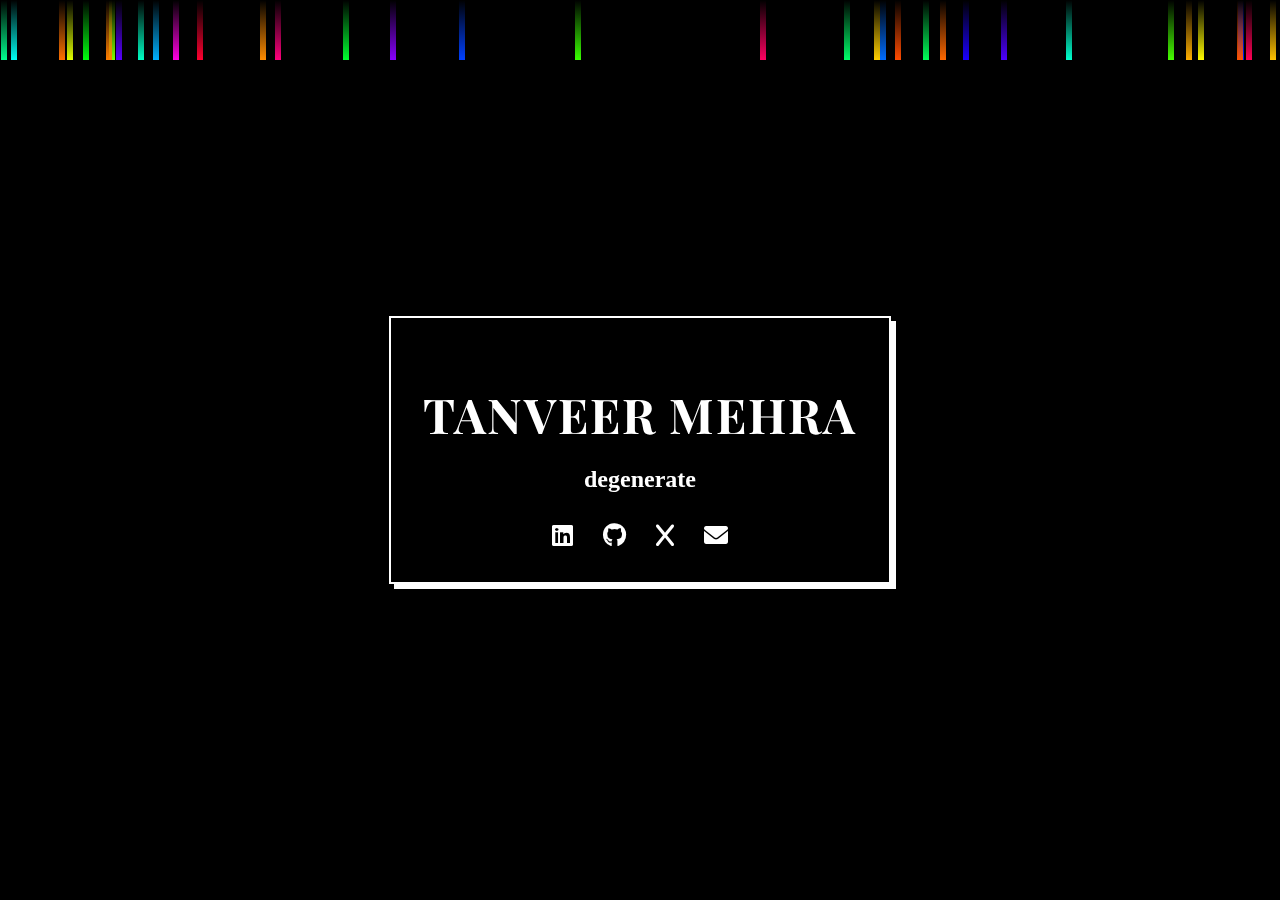
<file: index.html>
<!DOCTYPE html>
<html lang="en">
<head>
    <meta charset="UTF-8">
    <meta name="viewport" content="width=device-width, initial-scale=1.0">
    <title>Tanveer Mehra</title>
    <!-- Add Font Awesome for icons -->
    <link rel="stylesheet" href="https://cdnjs.cloudflare.com/ajax/libs/font-awesome/6.0.0/css/all.min.css">
    <!-- Add Google Fonts -->
    <link href="https://fonts.googleapis.com/css2?family=Playfair+Display:wght@700&family=Old+Standard+TT&display=swap" rel="stylesheet">
    <style>
        body {
            font-family: 'Old Standard TT', serif;
            display: flex;
            flex-direction: column;
            align-items: center;
            justify-content: center;
            height: 100vh;
            margin: 0;
            background-color: black;
            color: white;
            overflow: hidden;
            position: relative;
        }

        .rain {
            position: fixed;
            width: 100%;
            height: 100%;
            top: 0;
            left: 0;
            pointer-events: none;
            z-index: -1;
        }

        .drop {
            position: absolute;
            width: 6px;
            height: 60px;
            background: linear-gradient(to bottom, transparent, currentColor);
            animation: fall linear infinite;
        }

        @keyframes fall {
            0% {
                transform: translateY(-120vh);
                filter: hue-rotate(0deg);
            }
            100% {
                transform: translateY(100vh);
                filter: hue-rotate(360deg);
            }
        }

        .splash {
            position: absolute;
            pointer-events: none;
            border-radius: 50%;
            animation: splash 0.5s linear forwards;
        }

        @keyframes splash {
            0% {
                width: 0;
                height: 0;
                opacity: 1;
                border: 2px solid #fff;
                filter: hue-rotate(0deg);
            }
            100% {
                width: 100px;
                height: 100px;
                opacity: 0;
                border: 0px solid #fff;
                filter: hue-rotate(360deg);
            }
        }

        .container {
            text-align: center;
            padding: 2rem;
            background-color: rgba(0, 0, 0, 0.7);
            border: 2px solid white;
            box-shadow: 5px 5px 0px white;
            z-index: 1;
        }

        h1 {
            font-family: 'Playfair Display', serif;
            font-size: 48px;
            margin-bottom: 10px;
            color: white;
            text-transform: uppercase;
            letter-spacing: 2px;
        }

        h2 {
            font-size: 24px;
            color: white;
            margin-bottom: 30px;
        }

        .social-links {
            margin-top: 20px;
            display: flex;
            justify-content: center;
            gap: 30px;  /* This creates equal spacing between all icons */
        }

        .social-links a {
            color: white;
            font-size: 24px;
            text-decoration: none;
            transition: transform 0.3s ease;
        }

        .social-links a:hover {
            transform: translateY(-3px);
            color: #cccccc;
        }

        .burst {
            position: absolute;
            pointer-events: none;
            border-radius: 50%;
            animation: burst 0.5s linear forwards;
        }

        @keyframes burst {
            0% {
                width: 0;
                height: 0;
                opacity: 1;
                border: 2px solid;
                transform: scale(0);
            }
            100% {
                width: 200px;
                height: 200px;
                opacity: 0;
                border: 0px solid;
                transform: scale(1.5);
            }
        }

        .popup-text {
            position: absolute;
            pointer-events: none;
            color: white;
            font-family: 'Old Standard TT', serif;
            animation: textPopup 2s ease-out forwards;
            opacity: 0;
            transform: translate(-50%, -50%);
        }

        @keyframes textPopup {
            0% {
                opacity: 0;
                font-size: 20px;
                transform: translate(-50%, -50%);
            }
            20% {
                opacity: 1;
            }
            80% {
                opacity: 1;
                font-size: 40px;
            }
            100% {
                opacity: 0;
                font-size: 50px;
                transform: translate(-50%, -100%);
            }
        }
    </style>
</head>
<body>
    <!-- Background rain element -->
    <div class="rain"></div> 

    <div class="container">
        <h1>Tanveer Mehra</h1>
        <h2>degenerate</h2>
        <div class="social-links">
            <a href="https://linkedin.com/in/mehratanveer/" target="_blank" title="LinkedIn">
                <i class="fab fa-linkedin"></i>
            </a>
            <a href="https://github.com/mehratanveer6" target="_blank" title="GitHub">
                <i class="fab fa-github"></i>
            </a>
            <a href="https://x.com/mehratanveer6" target="_blank" title="X (Twitter)">
                <i class="fab fa-x"></i>
            </a>
            <a href="mailto:tanmehra7@gmail.com" title="Email">
                <i class="fas fa-envelope"></i>
            </a>
        </div>
    </div>

    <script>
        const rain = document.querySelector('.rain');
        
        function createDrop() {
            const drop = document.createElement('div');
            drop.className = 'drop';
            drop.style.left = Math.random() * 100 + '%';
            drop.style.animationDuration = (Math.random() * 1 + 0.5) + 's';
            drop.style.color = `hsl(${Math.random() * 360}, 100%, 50%)`;
            rain.appendChild(drop);
            
            // Remove drop after animation
            setTimeout(() => {
                drop.remove();
            }, 2500);
        }

        // Create initial rain drops
        setInterval(createDrop, 20);

        // Updated click handler for text popup
        document.addEventListener('click', (e) => {
            const text = document.createElement('div');
            text.className = 'popup-text';
            text.textContent = 'degenerate';
            text.style.left = e.clientX + 'px';
            text.style.top = e.clientY + 'px';
            document.body.appendChild(text);
            
            // Remove text after animation
            setTimeout(() => {
                text.remove();
            }, 2000);
        });
    </script>
</body>
</html>
</file>
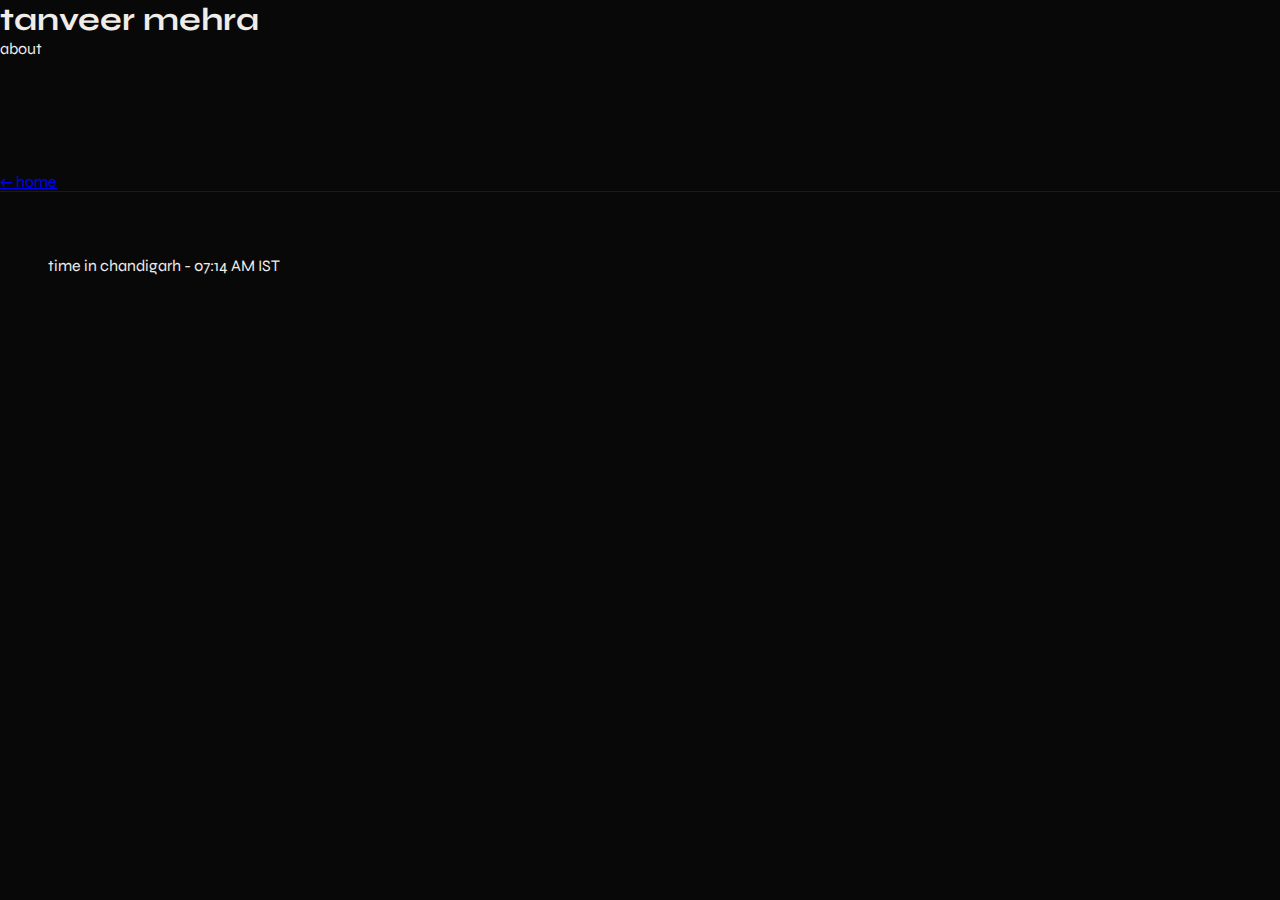
<file: about.html>
<!DOCTYPE html>
<html lang="en">
<head>
    <meta charset="UTF-8">
    <meta name="viewport" content="width=device-width, initial-scale=1.0">
    <title>about / tanveer mehra</title>
    <link rel="stylesheet" href="./style.css">
    <style>
        .content {
            opacity: 0;
            animation: fadeIn 0.8s ease forwards;
        }
        
        @keyframes fadeIn {
            to { opacity: 1; }
        }
        
        .content p {
            opacity: 0;
            transform: translateY(20px);
            animation: slideUp 0.6s ease forwards;
        }
        
        .content p:nth-child(1) { animation-delay: 0.2s; }
        .content p:nth-child(2) { animation-delay: 0.4s; }
        .content p:nth-child(3) { animation-delay: 0.6s; }
        .content p:nth-child(4) { animation-delay: 0.8s; }
        
        @keyframes slideUp {
            to {
                opacity: 1;
                transform: translateY(0);
            }
        }
        
        .highlight {
            position: relative;
            display: inline-block;
        }
        
        .highlight::after {
            content: '';
            position: absolute;
            bottom: 2px;
            left: 0;
            right: 0;
            height: 8px;
            background: linear-gradient(90deg, var(--accent), var(--accent-2));
            opacity: 0.3;
            z-index: -1;
            transform: scaleX(0);
            transform-origin: left;
            animation: highlightGrow 0.6s ease forwards;
        }
        
        @keyframes highlightGrow {
            to { transform: scaleX(1); }
        }
        
        .content p:nth-child(1) .highlight::after { animation-delay: 0.4s; }
        .content p:nth-child(2) .highlight::after { animation-delay: 0.6s; }
        .content p:nth-child(3) .highlight::after { animation-delay: 0.8s; }
    </style>
</head>
<body>
    <main>
        <header>
            <h1>tanveer mehra</h1>
            <p class="tagline">about</p>
        </header>

        <section class="content">
            <p>
                hey, i'm tanveer — a <span class="highlight">developer</span> who finds beauty in well-crafted code,
                a <span class="highlight">dreamer</span> who believes in building things that matter, and yes, 
                a self-proclaimed <span class="highlight">degenerate</span> when it comes to diving deep into problems 
                that fascinate me.
            </p>

            <p>
                i spend my days building digital experiences, my nights exploring what's possible 
                with technology, and every moment in between wondering what's next. this space is 
                my corner of the internet where i share thoughts, projects, and research.
            </p>

            <p>
                currently based in chandigarh, probably writing code, reading papers, 
                or thinking about the next thing to build.
            </p>

            <p>
                <em>welcome. stick around, explore, and maybe you'll find something that resonates.</em>
            </p>
        </section>

        <div class="back">
            <a href="./index.html">← home</a>
        </div>

        <footer>
            <p id="time"></p>
        </footer>
    </main>

    <script>
        function updateTime() {
            const now = new Date();
            const options = { 
                hour: '2-digit', 
                minute: '2-digit',
                hour12: true,
                timeZone: 'Asia/Kolkata'
            };
            const timeStr = now.toLocaleTimeString('en-US', options);
            document.getElementById('time').textContent = 'time in chandigarh - ' + timeStr + ' IST';
        }
        updateTime();
        setInterval(updateTime, 1000);
    </script>
</body>
</html>
</file>
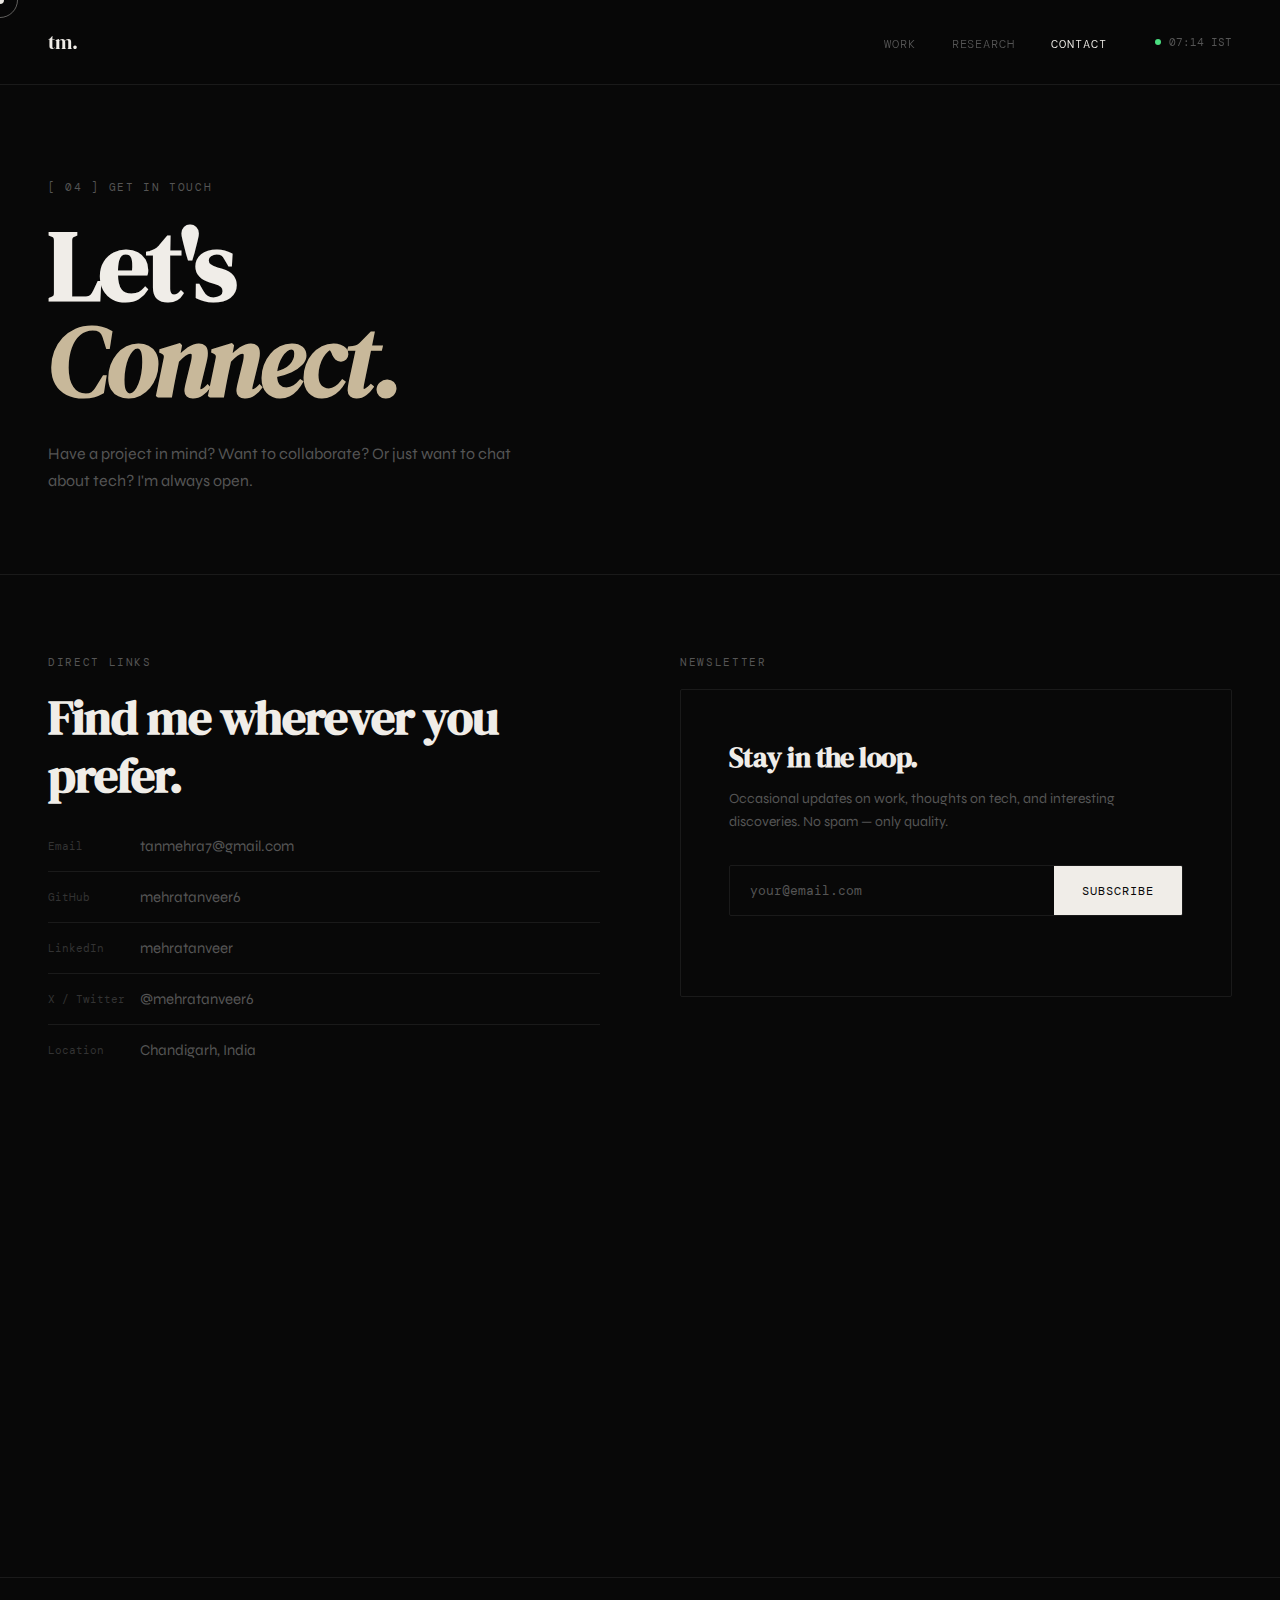
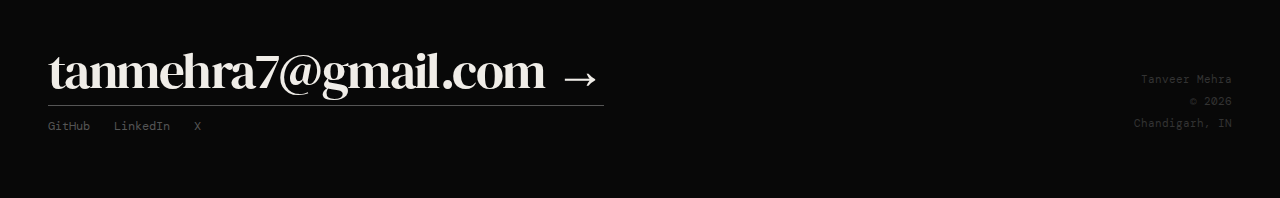
<file: contact.html>
<!DOCTYPE html>
<html lang="en">
<head>
    <meta charset="UTF-8">
    <meta name="viewport" content="width=device-width, initial-scale=1.0">
    <title>Contact — Tanveer Mehra</title>
    <link rel="stylesheet" href="./style.css">
</head>
<body>

<div class="cur" id="curDot"><div class="cur-dot"></div></div>
<div class="cur" id="curRing"><div class="cur-ring" id="ringEl"></div></div>
<div class="page-overlay" id="overlay"></div>

<nav>
    <a href="./index.html" class="logo">tm.</a>
    <div class="nav-right">
        <ul class="nav-links">
            <li><a href="./projects.html">Work</a></li>
            <li><a href="./research.html">Research</a></li>
            <li><a href="./contact.html" class="active">Contact</a></li>
        </ul>
        <div class="nav-status">
            <div class="status-dot"></div>
            <span id="localTime">—</span>
        </div>
    </div>
</nav>

<div class="page-hero">
    <p class="page-eyebrow">[ 04 ] Get In Touch</p>
    <h1 class="page-title">Let's<br><em>Connect.</em></h1>
    <p class="page-desc">Have a project in mind? Want to collaborate? Or just want to chat about tech? I'm always open.</p>
</div>

<section class="contact-section">
    <div class="contact-grid">
        <div class="reveal">
            <p class="contact-label">Direct Links</p>
            <h2 class="contact-big">Find me wherever you prefer.</h2>
            <div class="contact-links">
                <a href="mailto:tanmehra7@gmail.com">
                    <span>Email</span>
                    tanmehra7@gmail.com
                </a>
                <a href="https://github.com/mehratanveer6" target="_blank">
                    <span>GitHub</span>
                    mehratanveer6
                </a>
                <a href="https://linkedin.com/in/mehratanveer/" target="_blank">
                    <span>LinkedIn</span>
                    mehratanveer
                </a>
                <a href="https://x.com/mehratanveer6" target="_blank">
                    <span>X / Twitter</span>
                    @mehratanveer6
                </a>
                <a href="#" style="border-bottom: none; padding-bottom: 0;">
                    <span>Location</span>
                    Chandigarh, India
                </a>
            </div>
        </div>

        <div class="reveal">
            <p class="contact-label">Newsletter</p>
            <div class="newsletter-box">
                <h3>Stay in the loop.</h3>
                <p>Occasional updates on work, thoughts on tech, and interesting discoveries. No spam — only quality.</p>
                <form class="email-form" onsubmit="handleSub(event)">
                    <input type="email" id="emailInput" placeholder="your@email.com" required>
                    <button type="submit">Subscribe</button>
                </form>
                <p style="font-family:'DM Mono',monospace;font-size:11px;color:#333;margin-top:12px;" id="subMsg"></p>
            </div>
        </div>
    </div>

    <!-- Recent Writing -->
    <div class="reveal" style="margin-top: 80px;">
        <p class="contact-label" style="margin-bottom: 32px;">Recent Writing</p>
        <div class="cards-grid">
            <div class="card">
                <div class="card-number">January 15, 2026</div>
                <h3 class="card-title">On Building in Public</h3>
                <p class="card-description">Thoughts on vulnerability, authenticity, and why sharing your work matters more than you think.</p>
            </div>
            <div class="card">
                <div class="card-number">December 28, 2025</div>
                <h3 class="card-title">The Year in Review</h3>
                <p class="card-description">Reflections on growth, failures, and unexpected discoveries from 2025.</p>
            </div>
            <div class="card">
                <div class="card-number">November 10, 2025</div>
                <h3 class="card-title">Creativity in Constraints</h3>
                <p class="card-description">Why limitations often lead to the most innovative solutions.</p>
            </div>
        </div>
    </div>
</section>

<footer>
    <div>
        <p class="footer-big"><a href="mailto:tanmehra7@gmail.com">tanmehra7@gmail.com →</a></p>
        <div class="footer-links-row">
            <a href="https://github.com/mehratanveer6" target="_blank">GitHub</a>
            <a href="https://linkedin.com/in/mehratanveer/" target="_blank">LinkedIn</a>
            <a href="https://x.com/mehratanveer6" target="_blank">X</a>
        </div>
    </div>
    <div>
        <p class="footer-meta">Tanveer Mehra<br>© 2026<br>Chandigarh, IN</p>
    </div>
</footer>

<script>
(function() {
    const dot=document.getElementById('curDot'),ring=document.getElementById('curRing'),ringEl=document.getElementById('ringEl');
    let mx=0,my=0,dx=0,dy=0,rx=0,ry=0;
    document.addEventListener('mousemove',e=>{mx=e.clientX;my=e.clientY;});
    function tick(){dx+=(mx-dx)*0.35;dy+=(my-dy)*0.35;rx+=(mx-rx)*0.1;ry+=(my-ry)*0.1;dot.style.left=dx+'px';dot.style.top=dy+'px';ring.style.left=rx+'px';ring.style.top=ry+'px';requestAnimationFrame(tick);}
    tick();
    document.querySelectorAll('a,button').forEach(el=>{el.addEventListener('mouseenter',()=>ringEl.classList.add('hovered'));el.addEventListener('mouseleave',()=>ringEl.classList.remove('hovered'));});
})();

function updateTime(){const el=document.getElementById('localTime');if(el)el.textContent=new Date().toLocaleTimeString('en-US',{hour:'2-digit',minute:'2-digit',hour12:false,timeZone:'Asia/Kolkata'})+' IST';}
updateTime();setInterval(updateTime,10000);

function handleSub(e){e.preventDefault();const msg=document.getElementById('subMsg');const input=document.getElementById('emailInput');msg.textContent='✓ You\'re subscribed.';input.value='';setTimeout(()=>msg.textContent='',3000);}

const observer=new IntersectionObserver(entries=>{entries.forEach(e=>{if(e.isIntersecting){e.target.classList.add('visible');observer.unobserve(e.target);}});},{threshold:0.1,rootMargin:'0px 0px -40px 0px'});
document.querySelectorAll('.reveal').forEach(el=>observer.observe(el));

const overlay=document.getElementById('overlay');
document.querySelectorAll('a[href]').forEach(link=>{const href=link.getAttribute('href');if(!href||href.startsWith('#')||href.startsWith('mailto')||href.startsWith('http')||link.target==='_blank')return;link.addEventListener('click',e=>{e.preventDefault();overlay.style.transition='transform 0.5s cubic-bezier(0.76,0,0.24,1)';overlay.style.transformOrigin='bottom';overlay.style.transform='scaleY(1)';setTimeout(()=>{window.location.href=href;},500);});});
window.addEventListener('pageshow',()=>{overlay.style.transition='none';overlay.style.transform='scaleY(1)';overlay.style.transformOrigin='top';requestAnimationFrame(()=>{overlay.style.transition='transform 0.6s cubic-bezier(0.76,0,0.24,1)';overlay.style.transform='scaleY(0)';});});
</script>
</body>
</html>
</file>
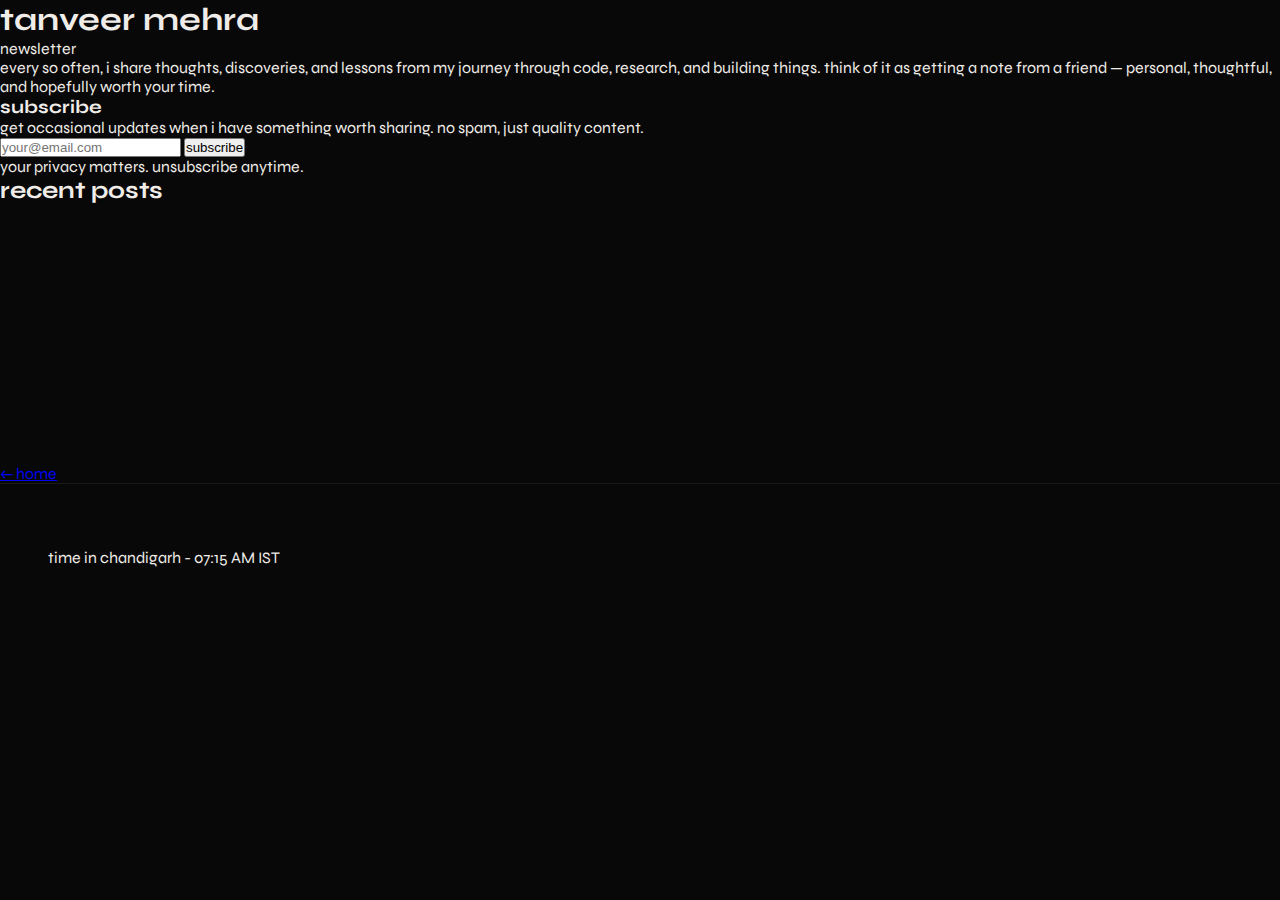
<file: newsletter.html>
<!DOCTYPE html>
<html lang="en">
<head>
    <meta charset="UTF-8">
    <meta name="viewport" content="width=device-width, initial-scale=1.0">
    <title>newsletter / tanveer mehra</title>
    <link rel="stylesheet" href="./style.css">
    <style>
        .newsletter-form {
            position: relative;
            overflow: hidden;
        }
        
        .newsletter-form::before {
            content: '';
            position: absolute;
            top: -2px;
            left: -100%;
            width: 100%;
            height: 2px;
            background: linear-gradient(90deg, transparent, var(--accent), var(--accent-2), transparent);
            animation: shimmer 3s linear infinite;
        }
        
        @keyframes shimmer {
            to { left: 100%; }
        }
        
        .form-group {
            position: relative;
        }
        
        .email-input {
            transition: all 0.3s ease;
        }
        
        .email-input:focus {
            transform: scale(1.02);
        }
        
        .subscribe-btn {
            position: relative;
            overflow: hidden;
        }
        
        .subscribe-btn::before {
            content: '';
            position: absolute;
            top: 50%;
            left: 50%;
            width: 0;
            height: 0;
            border-radius: 50%;
            background: rgba(255, 255, 255, 0.3);
            transform: translate(-50%, -50%);
            transition: width 0.6s ease, height 0.6s ease;
        }
        
        .subscribe-btn:hover::before {
            width: 300px;
            height: 300px;
        }
        
        .subscribe-btn span {
            position: relative;
            z-index: 1;
        }
        
        .success-message {
            position: absolute;
            top: 50%;
            left: 50%;
            transform: translate(-50%, -50%) scale(0);
            background: var(--accent);
            color: white;
            padding: 20px 40px;
            border-radius: 8px;
            font-family: 'IBM Plex Mono', monospace;
            font-size: 14px;
            opacity: 0;
            transition: all 0.4s cubic-bezier(0.34, 1.56, 0.64, 1);
            z-index: 10;
            box-shadow: 0 10px 40px rgba(212, 165, 165, 0.4);
        }
        
        .success-message.show {
            transform: translate(-50%, -50%) scale(1);
            opacity: 1;
        }
        
        .item {
            opacity: 0;
            transform: translateY(20px);
            animation: itemFadeIn 0.6s ease forwards;
        }
        
        .item:nth-child(1) { animation-delay: 0.1s; }
        .item:nth-child(2) { animation-delay: 0.2s; }
        .item:nth-child(3) { animation-delay: 0.3s; }
        .item:nth-child(4) { animation-delay: 0.4s; }
        
        @keyframes itemFadeIn {
            to {
                opacity: 1;
                transform: translateY(0);
            }
        }
    </style>
</head>
<body>
    <main>
        <header>
            <h1>tanveer mehra</h1>
            <p class="tagline">newsletter</p>
        </header>

        <section class="content">
            <p>
                every so often, i share thoughts, discoveries, and lessons from my journey 
                through code, research, and building things. think of it as getting a note 
                from a friend — personal, thoughtful, and hopefully worth your time.
            </p>

            <div class="newsletter-form">
                <div class="success-message" id="success-msg">✓ thanks for subscribing!</div>
                
                <h3>subscribe</h3>
                <p>get occasional updates when i have something worth sharing. no spam, just quality content.</p>
                <div class="form-group">
                    <input type="email" placeholder="your@email.com" id="email-input" class="email-input">
                    <button onclick="handleSubscribe()"><span>subscribe</span></button>
                </div>
                <p class="privacy">your privacy matters. unsubscribe anytime.</p>
            </div>

            <h2>recent posts</h2>

            <div class="item">
                <h3>on building in public</h3>
                <p class="meta">january 15, 2026</p>
                <p>
                    thoughts on vulnerability, authenticity, and why sharing your work matters 
                    more than you think. building in public isn't just about showing your code — 
                    it's about showing your process, your failures, and your growth.
                </p>
            </div>

            <div class="item">
                <h3>the year in review</h3>
                <p class="meta">december 28, 2025</p>
                <p>
                    reflections on growth, failures, and unexpected discoveries from 2025. 
                    what worked, what didn't, and what i'm carrying into the new year.
                </p>
            </div>

            <div class="item">
                <h3>creativity in constraints</h3>
                <p class="meta">november 10, 2025</p>
                <p>
                    why limitations often lead to the most innovative solutions. exploring 
                    the paradox of how restriction breeds creativity, both in code and in life.
                </p>
            </div>

            <div class="item">
                <h3>the tools i use</h3>
                <p class="meta">october 22, 2025</p>
                <p>
                    a rundown of my development setup, favorite tools, and workflows that 
                    help me stay productive. always evolving, never perfect.
                </p>
            </div>
        </section>

        <div class="back">
            <a href="./index.html">← home</a>
        </div>

        <footer>
            <p id="time"></p>
        </footer>
    </main>

    <script>
        function updateTime() {
            const now = new Date();
            const options = { 
                hour: '2-digit', 
                minute: '2-digit',
                hour12: true,
                timeZone: 'Asia/Kolkata'
            };
            const timeStr = now.toLocaleTimeString('en-US', options);
            document.getElementById('time').textContent = 'time in chandigarh - ' + timeStr + ' IST';
        }
        updateTime();
        setInterval(updateTime, 1000);

        function handleSubscribe() {
            const input = document.getElementById('email-input');
            const email = input.value.trim();
            const successMsg = document.getElementById('success-msg');
            
            if (email && email.includes('@')) {
                // Show success animation
                successMsg.classList.add('show');
                input.value = '';
                
                // Hide after 2 seconds
                setTimeout(() => {
                    successMsg.classList.remove('show');
                }, 2000);
            } else {
                // Shake animation for invalid email
                input.style.animation = 'shake 0.5s ease';
                setTimeout(() => {
                    input.style.animation = '';
                }, 500);
            }
        }

        // Add shake animation
        const style = document.createElement('style');
        style.textContent = `
            @keyframes shake {
                0%, 100% { transform: translateX(0); }
                25% { transform: translateX(-10px); }
                75% { transform: translateX(10px); }
            }
        `;
        document.head.appendChild(style);

        document.getElementById('email-input').addEventListener('keypress', (e) => {
            if (e.key === 'Enter') {
                handleSubscribe();
            }
        });
        
        // Add floating particles effect on hover
        const form = document.querySelector('.newsletter-form');
        
        form.addEventListener('mouseenter', () => {
            form.style.transform = 'translateY(-2px)';
        });
        
        form.addEventListener('mouseleave', () => {
            form.style.transform = 'translateY(0)';
        });
    </script>
</body>
</html>
</file>
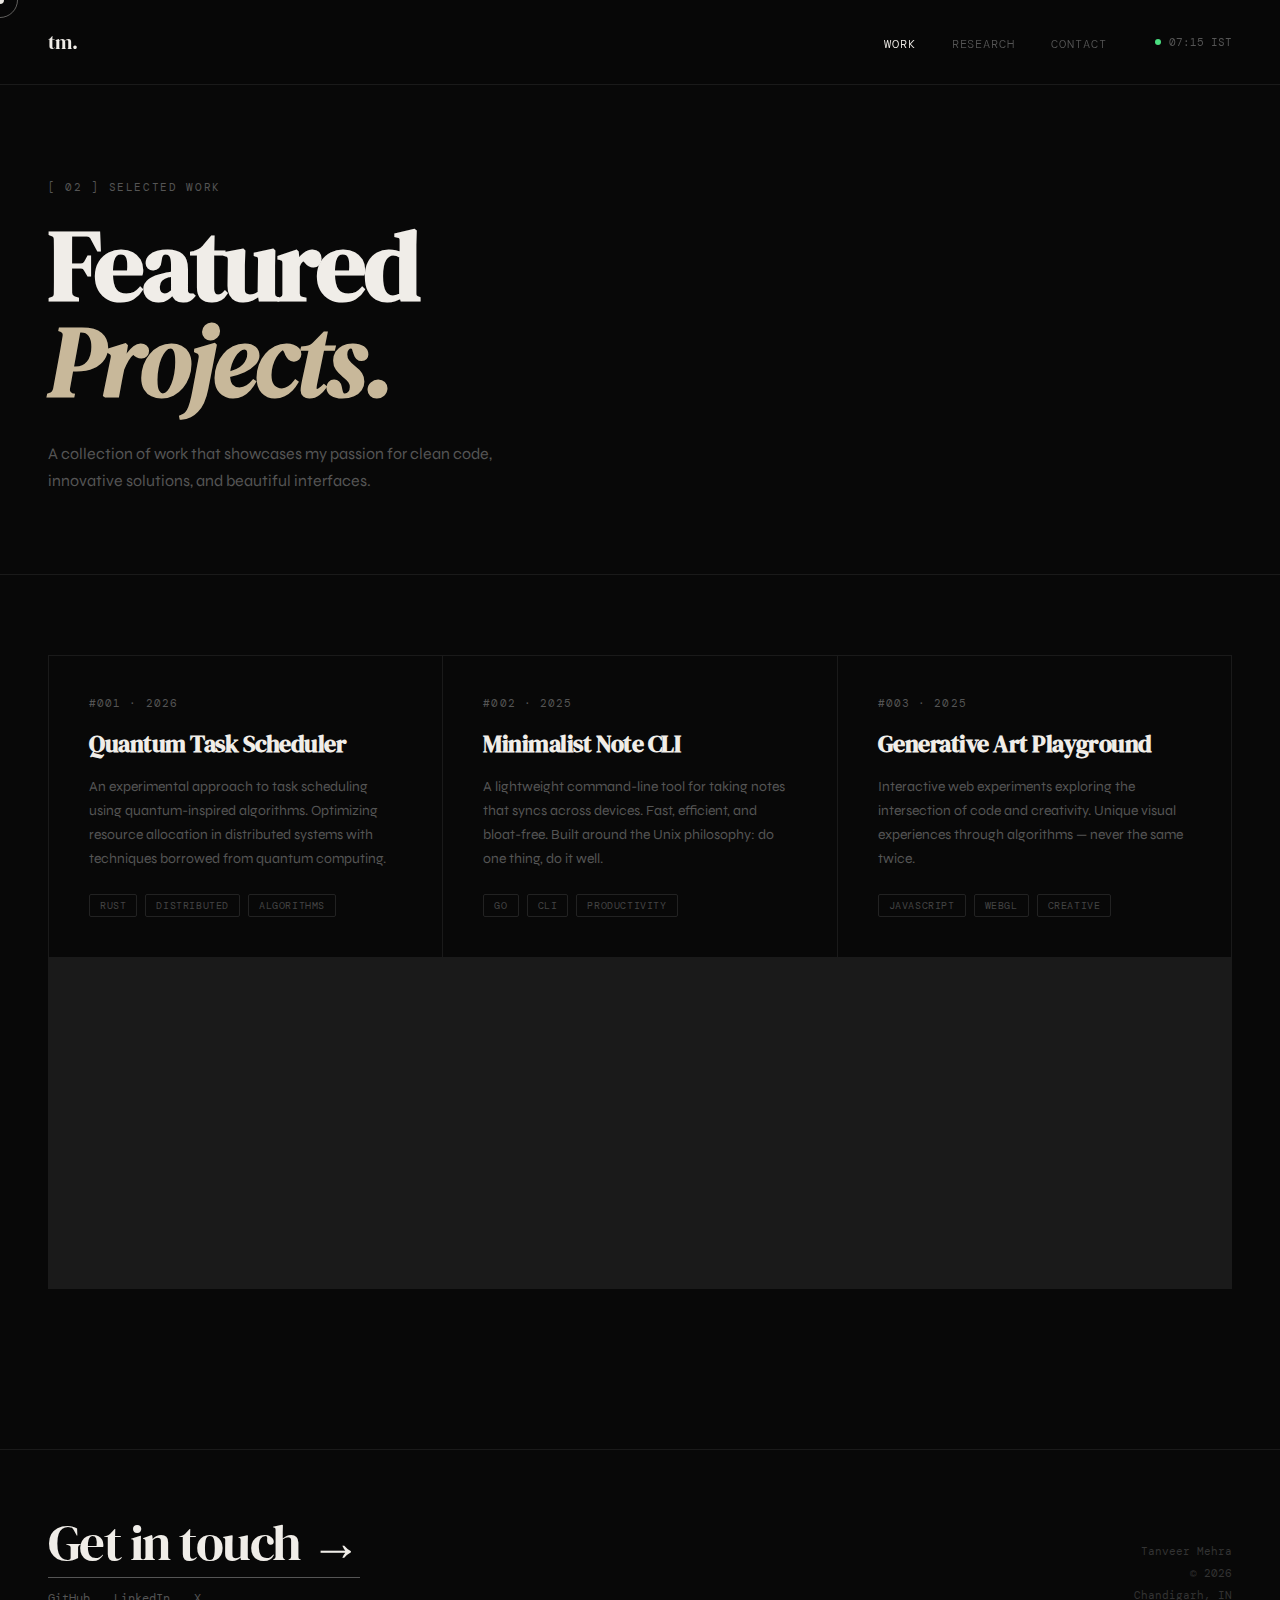
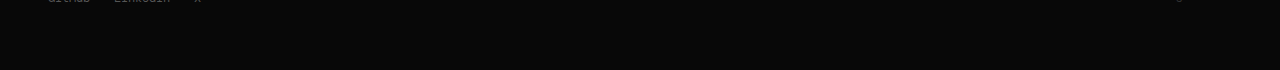
<file: projects.html>
<!DOCTYPE html>
<html lang="en">
<head>
    <meta charset="UTF-8">
    <meta name="viewport" content="width=device-width, initial-scale=1.0">
    <title>Work — Tanveer Mehra</title>
    <link rel="stylesheet" href="./style.css">
</head>
<body>

<div class="cur" id="curDot"><div class="cur-dot"></div></div>
<div class="cur" id="curRing"><div class="cur-ring" id="ringEl"></div></div>
<div class="page-overlay" id="overlay"></div>

<nav>
    <a href="./index.html" class="logo">tm.</a>
    <div class="nav-right">
        <ul class="nav-links">
            <li><a href="./projects.html" class="active">Work</a></li>
            <li><a href="./research.html">Research</a></li>
            <li><a href="./contact.html">Contact</a></li>
        </ul>
        <div class="nav-status">
            <div class="status-dot"></div>
            <span id="localTime">—</span>
        </div>
    </div>
</nav>

<div class="page-hero">
    <p class="page-eyebrow">[ 02 ] Selected Work</p>
    <h1 class="page-title">Featured<br><em>Projects.</em></h1>
    <p class="page-desc">A collection of work that showcases my passion for clean code, innovative solutions, and beautiful interfaces.</p>
</div>

<section class="cards-section">
    <div class="cards-grid">
        <div class="card reveal">
            <div class="card-number">#001 · 2026</div>
            <h3 class="card-title">Quantum Task Scheduler</h3>
            <p class="card-description">An experimental approach to task scheduling using quantum-inspired algorithms. Optimizing resource allocation in distributed systems with techniques borrowed from quantum computing.</p>
            <div class="card-tags">
                <span class="tag">Rust</span>
                <span class="tag">Distributed</span>
                <span class="tag">Algorithms</span>
            </div>
        </div>

        <div class="card reveal">
            <div class="card-number">#002 · 2025</div>
            <h3 class="card-title">Minimalist Note CLI</h3>
            <p class="card-description">A lightweight command-line tool for taking notes that syncs across devices. Fast, efficient, and bloat-free. Built around the Unix philosophy: do one thing, do it well.</p>
            <div class="card-tags">
                <span class="tag">Go</span>
                <span class="tag">CLI</span>
                <span class="tag">Productivity</span>
            </div>
        </div>

        <div class="card reveal">
            <div class="card-number">#003 · 2025</div>
            <h3 class="card-title">Generative Art Playground</h3>
            <p class="card-description">Interactive web experiments exploring the intersection of code and creativity. Unique visual experiences through algorithms — never the same twice.</p>
            <div class="card-tags">
                <span class="tag">JavaScript</span>
                <span class="tag">WebGL</span>
                <span class="tag">Creative</span>
            </div>
        </div>

        <div class="card reveal">
            <div class="card-number">#004 · 2024</div>
            <h3 class="card-title">ML Model Compression</h3>
            <p class="card-description">Tools for compressing and optimizing machine learning models without significant accuracy loss. Making edge deployment actually feasible.</p>
            <div class="card-tags">
                <span class="tag">Python</span>
                <span class="tag">ML</span>
                <span class="tag">Optimization</span>
            </div>
        </div>

        <div class="card reveal">
            <div class="card-number">#005 · 2024</div>
            <h3 class="card-title">Real-time Analytics Dashboard</h3>
            <p class="card-description">High-performance dashboard for visualizing real-time data streams. Built for scale and responsiveness. Handles thousands of events per second.</p>
            <div class="card-tags">
                <span class="tag">React</span>
                <span class="tag">D3.js</span>
                <span class="tag">WebSocket</span>
            </div>
        </div>

        <div class="card reveal">
            <div class="card-number">#006 · 2024</div>
            <h3 class="card-title">Blockchain Explorer</h3>
            <p class="card-description">A modern blockchain explorer with advanced analytics and visualization capabilities. User-friendly interface for complex on-chain data.</p>
            <div class="card-tags">
                <span class="tag">TypeScript</span>
                <span class="tag">Web3</span>
                <span class="tag">GraphQL</span>
            </div>
        </div>
    </div>
</section>

<footer>
    <div>
        <p class="footer-big"><a href="mailto:tanmehra7@gmail.com">Get in touch →</a></p>
        <div class="footer-links-row">
            <a href="https://github.com/mehratanveer6" target="_blank">GitHub</a>
            <a href="https://linkedin.com/in/mehratanveer/" target="_blank">LinkedIn</a>
            <a href="https://x.com/mehratanveer6" target="_blank">X</a>
        </div>
    </div>
    <div>
        <p class="footer-meta">Tanveer Mehra<br>© 2026<br>Chandigarh, IN</p>
    </div>
</footer>

<script>
(function() {
    const dot = document.getElementById('curDot'), ring = document.getElementById('curRing'), ringEl = document.getElementById('ringEl');
    let mx=0,my=0,dx=0,dy=0,rx=0,ry=0;
    document.addEventListener('mousemove',e=>{mx=e.clientX;my=e.clientY;});
    function tick(){dx+=(mx-dx)*0.35;dy+=(my-dy)*0.35;rx+=(mx-rx)*0.1;ry+=(my-ry)*0.1;dot.style.left=dx+'px';dot.style.top=dy+'px';ring.style.left=rx+'px';ring.style.top=ry+'px';requestAnimationFrame(tick);}
    tick();
    document.querySelectorAll('a,button').forEach(el=>{el.addEventListener('mouseenter',()=>ringEl.classList.add('hovered'));el.addEventListener('mouseleave',()=>ringEl.classList.remove('hovered'));});
})();

function updateTime(){const el=document.getElementById('localTime');if(el)el.textContent=new Date().toLocaleTimeString('en-US',{hour:'2-digit',minute:'2-digit',hour12:false,timeZone:'Asia/Kolkata'})+' IST';}
updateTime();setInterval(updateTime,10000);

const observer=new IntersectionObserver(entries=>{entries.forEach((e,i)=>{if(e.isIntersecting){const cards=[...e.target.parentElement.querySelectorAll('.reveal')];const idx=cards.indexOf(e.target);setTimeout(()=>e.target.classList.add('visible'),idx*80);observer.unobserve(e.target);}});},{threshold:0.1,rootMargin:'0px 0px -40px 0px'});
document.querySelectorAll('.reveal').forEach(el=>observer.observe(el));

const overlay=document.getElementById('overlay');
document.querySelectorAll('a[href]').forEach(link=>{const href=link.getAttribute('href');if(!href||href.startsWith('#')||href.startsWith('mailto')||href.startsWith('http')||link.target==='_blank')return;link.addEventListener('click',e=>{e.preventDefault();overlay.style.transition='transform 0.5s cubic-bezier(0.76,0,0.24,1)';overlay.style.transformOrigin='bottom';overlay.style.transform='scaleY(1)';setTimeout(()=>{window.location.href=href;},500);});});
window.addEventListener('pageshow',()=>{overlay.style.transition='none';overlay.style.transform='scaleY(1)';overlay.style.transformOrigin='top';requestAnimationFrame(()=>{overlay.style.transition='transform 0.6s cubic-bezier(0.76,0,0.24,1)';overlay.style.transform='scaleY(0)';});});
</script>
</body>
</html>
</file>
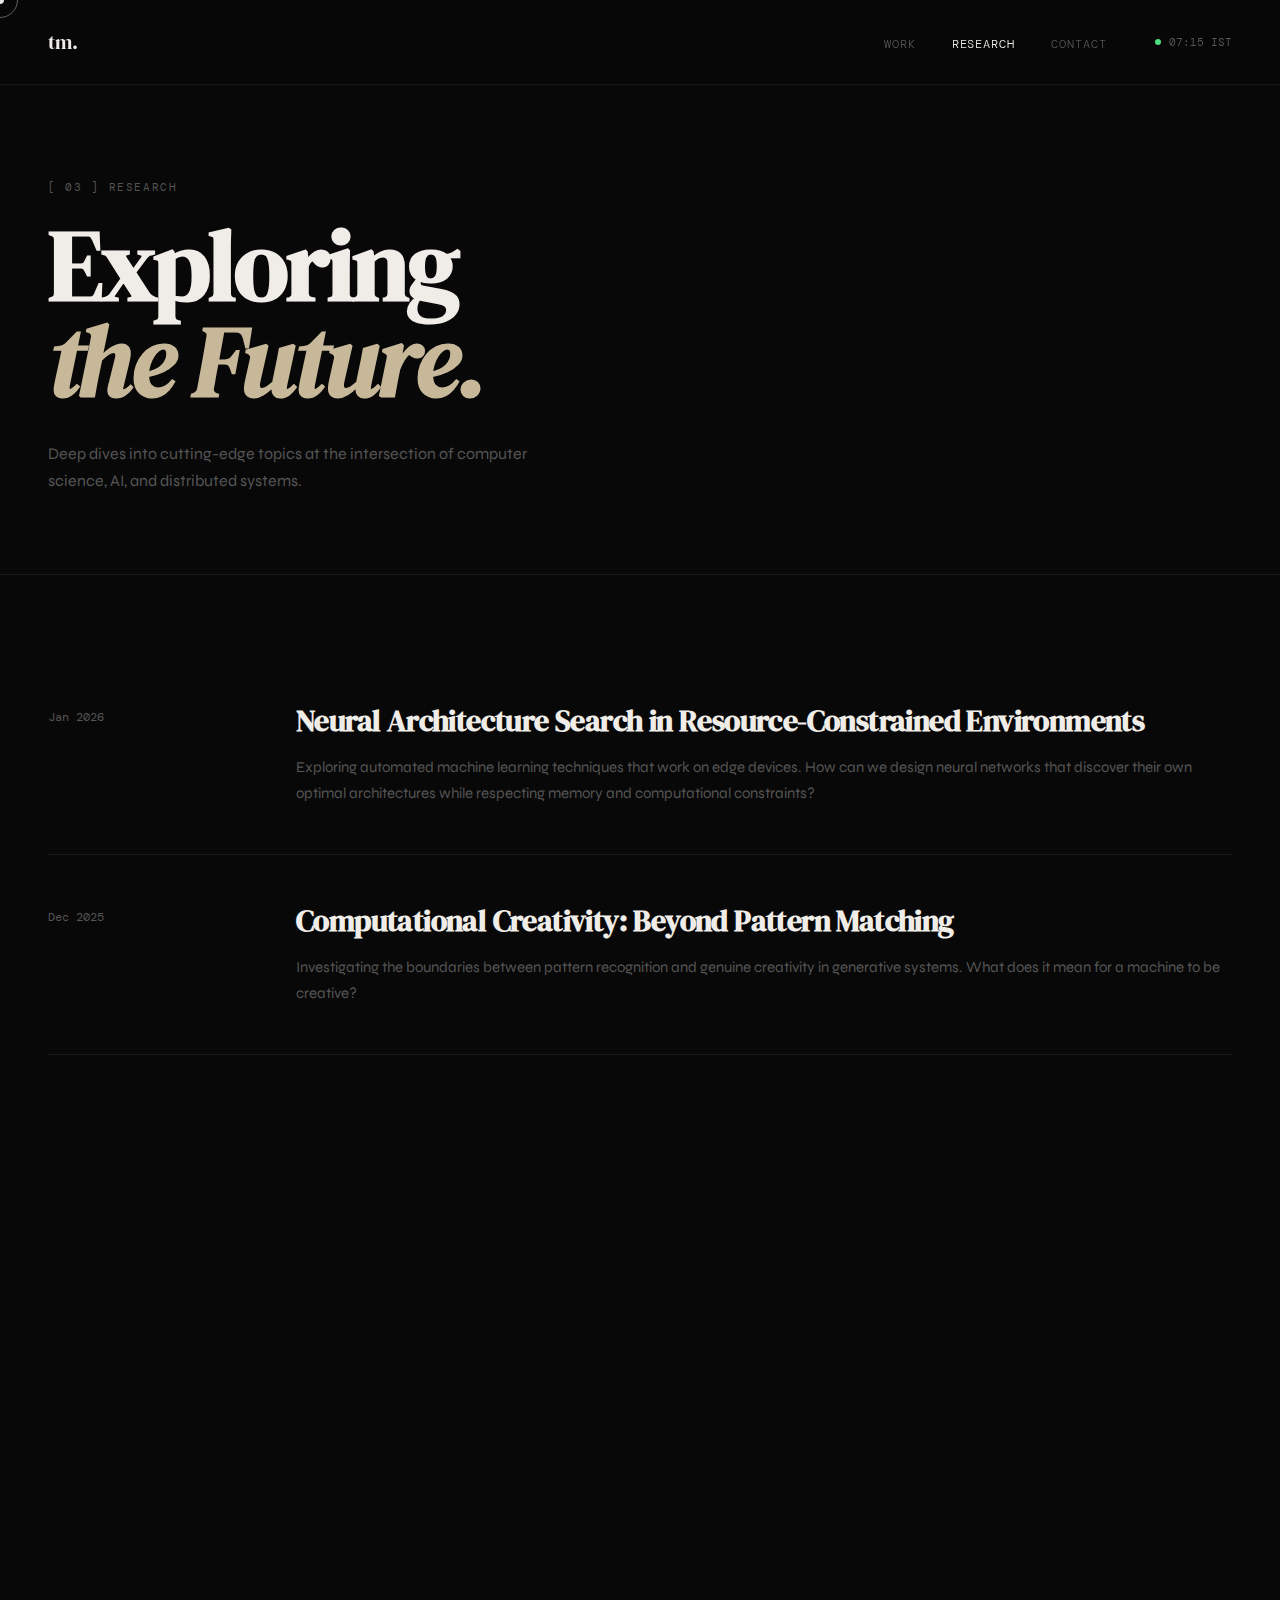
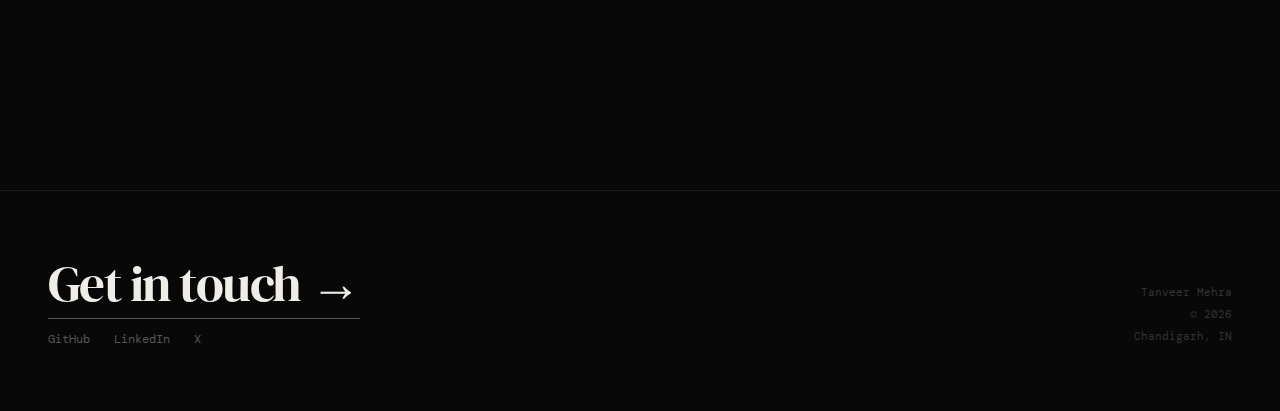
<file: research.html>
<!DOCTYPE html>
<html lang="en">
<head>
    <meta charset="UTF-8">
    <meta name="viewport" content="width=device-width, initial-scale=1.0">
    <title>Research — Tanveer Mehra</title>
    <link rel="stylesheet" href="./style.css">
</head>
<body>

<div class="cur" id="curDot"><div class="cur-dot"></div></div>
<div class="cur" id="curRing"><div class="cur-ring" id="ringEl"></div></div>
<div class="page-overlay" id="overlay"></div>

<nav>
    <a href="./index.html" class="logo">tm.</a>
    <div class="nav-right">
        <ul class="nav-links">
            <li><a href="./projects.html">Work</a></li>
            <li><a href="./research.html" class="active">Research</a></li>
            <li><a href="./contact.html">Contact</a></li>
        </ul>
        <div class="nav-status">
            <div class="status-dot"></div>
            <span id="localTime">—</span>
        </div>
    </div>
</nav>

<div class="page-hero">
    <p class="page-eyebrow">[ 03 ] Research</p>
    <h1 class="page-title">Exploring<br><em>the Future.</em></h1>
    <p class="page-desc">Deep dives into cutting-edge topics at the intersection of computer science, AI, and distributed systems.</p>
</div>

<section class="timeline">
    <div class="timeline-item">
        <div class="timeline-date">Jan 2026</div>
        <div>
            <h3 class="timeline-title">Neural Architecture Search in Resource-Constrained Environments</h3>
            <p class="timeline-description">Exploring automated machine learning techniques that work on edge devices. How can we design neural networks that discover their own optimal architectures while respecting memory and computational constraints?</p>
        </div>
    </div>

    <div class="timeline-item">
        <div class="timeline-date">Dec 2025</div>
        <div>
            <h3 class="timeline-title">Computational Creativity: Beyond Pattern Matching</h3>
            <p class="timeline-description">Investigating the boundaries between pattern recognition and genuine creativity in generative systems. What does it mean for a machine to be creative?</p>
        </div>
    </div>

    <div class="timeline-item">
        <div class="timeline-date">Nov 2025</div>
        <div>
            <h3 class="timeline-title">Consistency Models in Distributed Systems</h3>
            <p class="timeline-description">A practical look at CAP theorem trade-offs in modern distributed architectures. Examining real-world systems and their consistency models.</p>
        </div>
    </div>

    <div class="timeline-item">
        <div class="timeline-date">Oct 2025</div>
        <div>
            <h3 class="timeline-title">Human-AI Collaboration Patterns</h3>
            <p class="timeline-description">How do we design interfaces where humans and AI systems work together effectively? Lessons from observing collaborative workflows in the wild.</p>
        </div>
    </div>

    <div class="timeline-item">
        <div class="timeline-date">Sep 2025</div>
        <div>
            <h3 class="timeline-title">Efficient Transformer Architectures</h3>
            <p class="timeline-description">Investigating methods to reduce transformer computational overhead while maintaining performance. The path to democratizing large language models.</p>
        </div>
    </div>
</section>

<footer>
    <div>
        <p class="footer-big"><a href="mailto:tanmehra7@gmail.com">Get in touch →</a></p>
        <div class="footer-links-row">
            <a href="https://github.com/mehratanveer6" target="_blank">GitHub</a>
            <a href="https://linkedin.com/in/mehratanveer/" target="_blank">LinkedIn</a>
            <a href="https://x.com/mehratanveer6" target="_blank">X</a>
        </div>
    </div>
    <div>
        <p class="footer-meta">Tanveer Mehra<br>© 2026<br>Chandigarh, IN</p>
    </div>
</footer>

<script>
(function() {
    const dot=document.getElementById('curDot'),ring=document.getElementById('curRing'),ringEl=document.getElementById('ringEl');
    let mx=0,my=0,dx=0,dy=0,rx=0,ry=0;
    document.addEventListener('mousemove',e=>{mx=e.clientX;my=e.clientY;});
    function tick(){dx+=(mx-dx)*0.35;dy+=(my-dy)*0.35;rx+=(mx-rx)*0.1;ry+=(my-ry)*0.1;dot.style.left=dx+'px';dot.style.top=dy+'px';ring.style.left=rx+'px';ring.style.top=ry+'px';requestAnimationFrame(tick);}
    tick();
    document.querySelectorAll('a,button').forEach(el=>{el.addEventListener('mouseenter',()=>ringEl.classList.add('hovered'));el.addEventListener('mouseleave',()=>ringEl.classList.remove('hovered'));});
})();

function updateTime(){const el=document.getElementById('localTime');if(el)el.textContent=new Date().toLocaleTimeString('en-US',{hour:'2-digit',minute:'2-digit',hour12:false,timeZone:'Asia/Kolkata'})+' IST';}
updateTime();setInterval(updateTime,10000);

const observer=new IntersectionObserver(entries=>{entries.forEach((entry,i)=>{if(entry.isIntersecting){const items=[...document.querySelectorAll('.timeline-item')];const idx=items.indexOf(entry.target);setTimeout(()=>entry.target.classList.add('visible'),idx*120);observer.unobserve(entry.target);}});},{threshold:0.1});
document.querySelectorAll('.timeline-item').forEach(el=>observer.observe(el));

const overlay=document.getElementById('overlay');
document.querySelectorAll('a[href]').forEach(link=>{const href=link.getAttribute('href');if(!href||href.startsWith('#')||href.startsWith('mailto')||href.startsWith('http')||link.target==='_blank')return;link.addEventListener('click',e=>{e.preventDefault();overlay.style.transition='transform 0.5s cubic-bezier(0.76,0,0.24,1)';overlay.style.transformOrigin='bottom';overlay.style.transform='scaleY(1)';setTimeout(()=>{window.location.href=href;},500);});});
window.addEventListener('pageshow',()=>{overlay.style.transition='none';overlay.style.transform='scaleY(1)';overlay.style.transformOrigin='top';requestAnimationFrame(()=>{overlay.style.transition='transform 0.6s cubic-bezier(0.76,0,0.24,1)';overlay.style.transform='scaleY(0)';});});
</script>
</body>
</html>
</file>
<file: style.css>
/* Shared styles for inner pages (projects, research, contact) */
@import url('https://fonts.googleapis.com/css2?family=DM+Serif+Display:ital@0;1&family=DM+Mono:wght@300;400;500&family=Syne:wght@400;500;700;800&display=swap');

*, *::before, *::after { margin: 0; padding: 0; box-sizing: border-box; }

:root {
    --bg: #080808;
    --fg: #f0ede8;
    --dim: #555;
    --accent: #c8b89a;
    --border: #1a1a1a;
    --hover-bg: #111;
}

html { scroll-behavior: smooth; }

body {
    font-family: 'Syne', sans-serif;
    background: var(--bg);
    color: var(--fg);
    min-height: 100vh;
    overflow-x: hidden;
}

@media (pointer: fine) {
    body { cursor: none; }
    a, button { cursor: none !important; }
}

.cur {
    position: fixed;
    pointer-events: none;
    z-index: 9999;
    mix-blend-mode: difference;
}
.cur-dot {
    width: 8px; height: 8px;
    background: var(--fg);
    border-radius: 50%;
    transform: translate(-50%,-50%);
}
.cur-ring {
    width: 36px; height: 36px;
    border: 1px solid rgba(240,237,232,0.4);
    border-radius: 50%;
    transform: translate(-50%,-50%);
    transition: width 0.3s, height 0.3s, border-color 0.3s;
}
.cur-ring.hovered { width: 60px; height: 60px; border-color: rgba(200,184,154,0.6); }
@media (pointer: coarse) { .cur { display: none; } }

nav {
    position: fixed;
    top: 0; left: 0; right: 0;
    z-index: 100;
    display: flex;
    justify-content: space-between;
    align-items: center;
    padding: 28px 48px;
    border-bottom: 1px solid var(--border);
    background: rgba(8,8,8,0.9);
    backdrop-filter: blur(12px);
}

.logo {
    font-family: 'DM Serif Display', serif;
    font-size: 20px;
    color: var(--fg);
    text-decoration: none;
}

.nav-right { display: flex; align-items: center; gap: 48px; }
.nav-links { display: flex; list-style: none; gap: 36px; }
.nav-links a {
    font-family: 'DM Mono', monospace;
    font-size: 12px;
    font-weight: 300;
    color: var(--dim);
    text-decoration: none;
    letter-spacing: 0.08em;
    text-transform: uppercase;
    transition: color 0.3s;
}
.nav-links a:hover, .nav-links a.active { color: var(--fg); }

.nav-status {
    font-family: 'DM Mono', monospace;
    font-size: 11px;
    color: var(--dim);
    display: flex;
    align-items: center;
    gap: 8px;
}
.status-dot {
    width: 6px; height: 6px;
    border-radius: 50%;
    background: #4ade80;
    animation: pulse 2s ease infinite;
}
@keyframes pulse {
    0%, 100% { opacity: 1; }
    50% { opacity: 0.4; }
}

/* Page header */
.page-hero {
    padding: 180px 48px 80px;
    border-bottom: 1px solid var(--border);
}

.page-eyebrow {
    font-family: 'DM Mono', monospace;
    font-size: 11px;
    color: var(--dim);
    letter-spacing: 0.15em;
    text-transform: uppercase;
    margin-bottom: 24px;
}

.page-title {
    font-family: 'DM Serif Display', serif;
    font-size: clamp(48px, 8vw, 100px);
    line-height: 0.95;
    letter-spacing: -0.03em;
}

.page-title em {
    font-style: italic;
    color: var(--accent);
}

.page-desc {
    margin-top: 32px;
    font-size: 16px;
    color: var(--dim);
    max-width: 500px;
    line-height: 1.7;
}

/* Cards grid */
.cards-section {
    padding: 80px 48px 160px;
}

.cards-grid {
    display: grid;
    grid-template-columns: repeat(auto-fill, minmax(320px, 1fr));
    gap: 1px;
    background: var(--border);
    border: 1px solid var(--border);
}

.card {
    background: var(--bg);
    padding: 40px;
    position: relative;
    overflow: hidden;
    transition: background 0.3s;
}

.card::before {
    content: '';
    position: absolute;
    bottom: 0; left: 0; right: 0;
    height: 1px;
    background: var(--accent);
    transform: scaleX(0);
    transform-origin: left;
    transition: transform 0.4s cubic-bezier(0.16, 1, 0.3, 1);
}

.card:hover { background: var(--hover-bg); }
.card:hover::before { transform: scaleX(1); }

.card-number {
    font-family: 'DM Mono', monospace;
    font-size: 11px;
    color: var(--dim);
    letter-spacing: 0.1em;
    margin-bottom: 20px;
}

.card-title {
    font-family: 'DM Serif Display', serif;
    font-size: 24px;
    letter-spacing: -0.02em;
    line-height: 1.2;
    margin-bottom: 16px;
    color: var(--fg);
}

.card-description {
    font-size: 14px;
    color: var(--dim);
    line-height: 1.7;
    margin-bottom: 24px;
}

.card-tags {
    display: flex;
    flex-wrap: wrap;
    gap: 8px;
}

.tag {
    font-family: 'DM Mono', monospace;
    font-size: 10px;
    padding: 4px 10px;
    border: 1px solid #222;
    border-radius: 2px;
    color: #444;
    letter-spacing: 0.06em;
    text-transform: uppercase;
}

/* Timeline */
.timeline {
    padding: 80px 48px 160px;
}

.timeline-item {
    display: grid;
    grid-template-columns: 200px 1fr;
    gap: 48px;
    padding: 48px 0;
    border-bottom: 1px solid var(--border);
    opacity: 0;
    transform: translateX(-20px);
    transition: opacity 0.7s cubic-bezier(0.16, 1, 0.3, 1), transform 0.7s cubic-bezier(0.16, 1, 0.3, 1);
}

.timeline-item.visible { opacity: 1; transform: none; }

.timeline-date {
    font-family: 'DM Mono', monospace;
    font-size: 12px;
    color: var(--dim);
    padding-top: 6px;
}

.timeline-title {
    font-family: 'DM Serif Display', serif;
    font-size: clamp(20px, 2.5vw, 30px);
    letter-spacing: -0.02em;
    line-height: 1.2;
    margin-bottom: 16px;
    color: var(--fg);
}

.timeline-description {
    font-size: 15px;
    color: var(--dim);
    line-height: 1.7;
}

/* Contact */
.contact-section {
    padding: 80px 48px 160px;
}

.contact-grid {
    display: grid;
    grid-template-columns: 1fr 1fr;
    gap: 80px;
    margin-bottom: 80px;
}

.contact-label {
    font-family: 'DM Mono', monospace;
    font-size: 11px;
    color: var(--dim);
    letter-spacing: 0.15em;
    text-transform: uppercase;
    margin-bottom: 20px;
}

.contact-big {
    font-family: 'DM Serif Display', serif;
    font-size: clamp(28px, 4vw, 48px);
    letter-spacing: -0.02em;
    line-height: 1.2;
    margin-bottom: 32px;
}

.contact-links { display: flex; flex-direction: column; gap: 16px; }
.contact-links a {
    font-size: 15px;
    color: var(--dim);
    text-decoration: none;
    display: flex;
    align-items: center;
    gap: 12px;
    transition: color 0.3s;
    border-bottom: 1px solid var(--border);
    padding-bottom: 16px;
}
.contact-links a:hover { color: var(--fg); }
.contact-links a span {
    font-family: 'DM Mono', monospace;
    font-size: 11px;
    color: #333;
    width: 80px;
    flex-shrink: 0;
}

.newsletter-box {
    border: 1px solid var(--border);
    padding: 48px;
    border-radius: 2px;
}

.newsletter-box h3 {
    font-family: 'DM Serif Display', serif;
    font-size: 28px;
    margin-bottom: 12px;
    letter-spacing: -0.02em;
}

.newsletter-box p {
    font-size: 14px;
    color: var(--dim);
    margin-bottom: 32px;
    line-height: 1.6;
}

.email-form {
    display: flex;
    gap: 0;
    border: 1px solid var(--border);
    border-radius: 2px;
    overflow: hidden;
}

.email-form input {
    flex: 1;
    background: transparent;
    border: none;
    padding: 16px 20px;
    font-family: 'DM Mono', monospace;
    font-size: 13px;
    color: var(--fg);
    outline: none;
}
.email-form input::placeholder { color: var(--dim); }

.email-form button {
    padding: 16px 28px;
    background: var(--fg);
    color: var(--bg);
    border: none;
    font-family: 'DM Mono', monospace;
    font-size: 12px;
    letter-spacing: 0.08em;
    text-transform: uppercase;
    transition: background 0.3s;
    white-space: nowrap;
}
.email-form button:hover { background: var(--accent); }

/* Footer */
footer {
    padding: 64px 48px;
    border-top: 1px solid var(--border);
    display: flex;
    justify-content: space-between;
    align-items: flex-end;
}

.footer-big {
    font-family: 'DM Serif Display', serif;
    font-size: clamp(28px, 4vw, 52px);
    line-height: 1.1;
    letter-spacing: -0.03em;
    margin-bottom: 20px;
}

.footer-big a {
    color: var(--fg);
    text-decoration: none;
    border-bottom: 1px solid var(--dim);
    transition: color 0.3s, border-color 0.3s;
}
.footer-big a:hover { color: var(--accent); border-color: var(--accent); }

.footer-links-row {
    display: flex;
    gap: 24px;
}
.footer-links-row a {
    font-family: 'DM Mono', monospace;
    font-size: 12px;
    color: var(--dim);
    text-decoration: none;
    transition: color 0.3s;
}
.footer-links-row a:hover { color: var(--fg); }

.footer-meta {
    font-family: 'DM Mono', monospace;
    font-size: 11px;
    color: #333;
    line-height: 2;
    text-align: right;
}

/* Reveal */
.reveal {
    opacity: 0;
    transform: translateY(24px);
    transition: opacity 0.7s cubic-bezier(0.16, 1, 0.3, 1), transform 0.7s cubic-bezier(0.16, 1, 0.3, 1);
}
.reveal.visible { opacity: 1; transform: none; }

/* Page transition overlay */
.page-overlay {
    position: fixed;
    inset: 0;
    background: var(--fg);
    z-index: 9998;
    transform: scaleY(0);
    transform-origin: bottom;
    pointer-events: none;
}

/* Scrollbar */
::-webkit-scrollbar { width: 6px; }
::-webkit-scrollbar-track { background: var(--bg); }
::-webkit-scrollbar-thumb { background: #222; border-radius: 3px; }

::selection { background: var(--fg); color: var(--bg); }

@media (max-width: 768px) {
    nav { padding: 24px; }
    .nav-links { gap: 20px; }
    .nav-status { display: none; }
    .page-hero { padding: 140px 24px 60px; }
    .cards-section, .timeline, .contact-section { padding-left: 24px; padding-right: 24px; }
    .contact-grid { grid-template-columns: 1fr; gap: 40px; }
    .timeline-item { grid-template-columns: 1fr; gap: 12px; }
    footer { flex-direction: column; align-items: flex-start; gap: 32px; padding: 48px 24px; }
    .footer-meta { text-align: left; }
}
</file>
